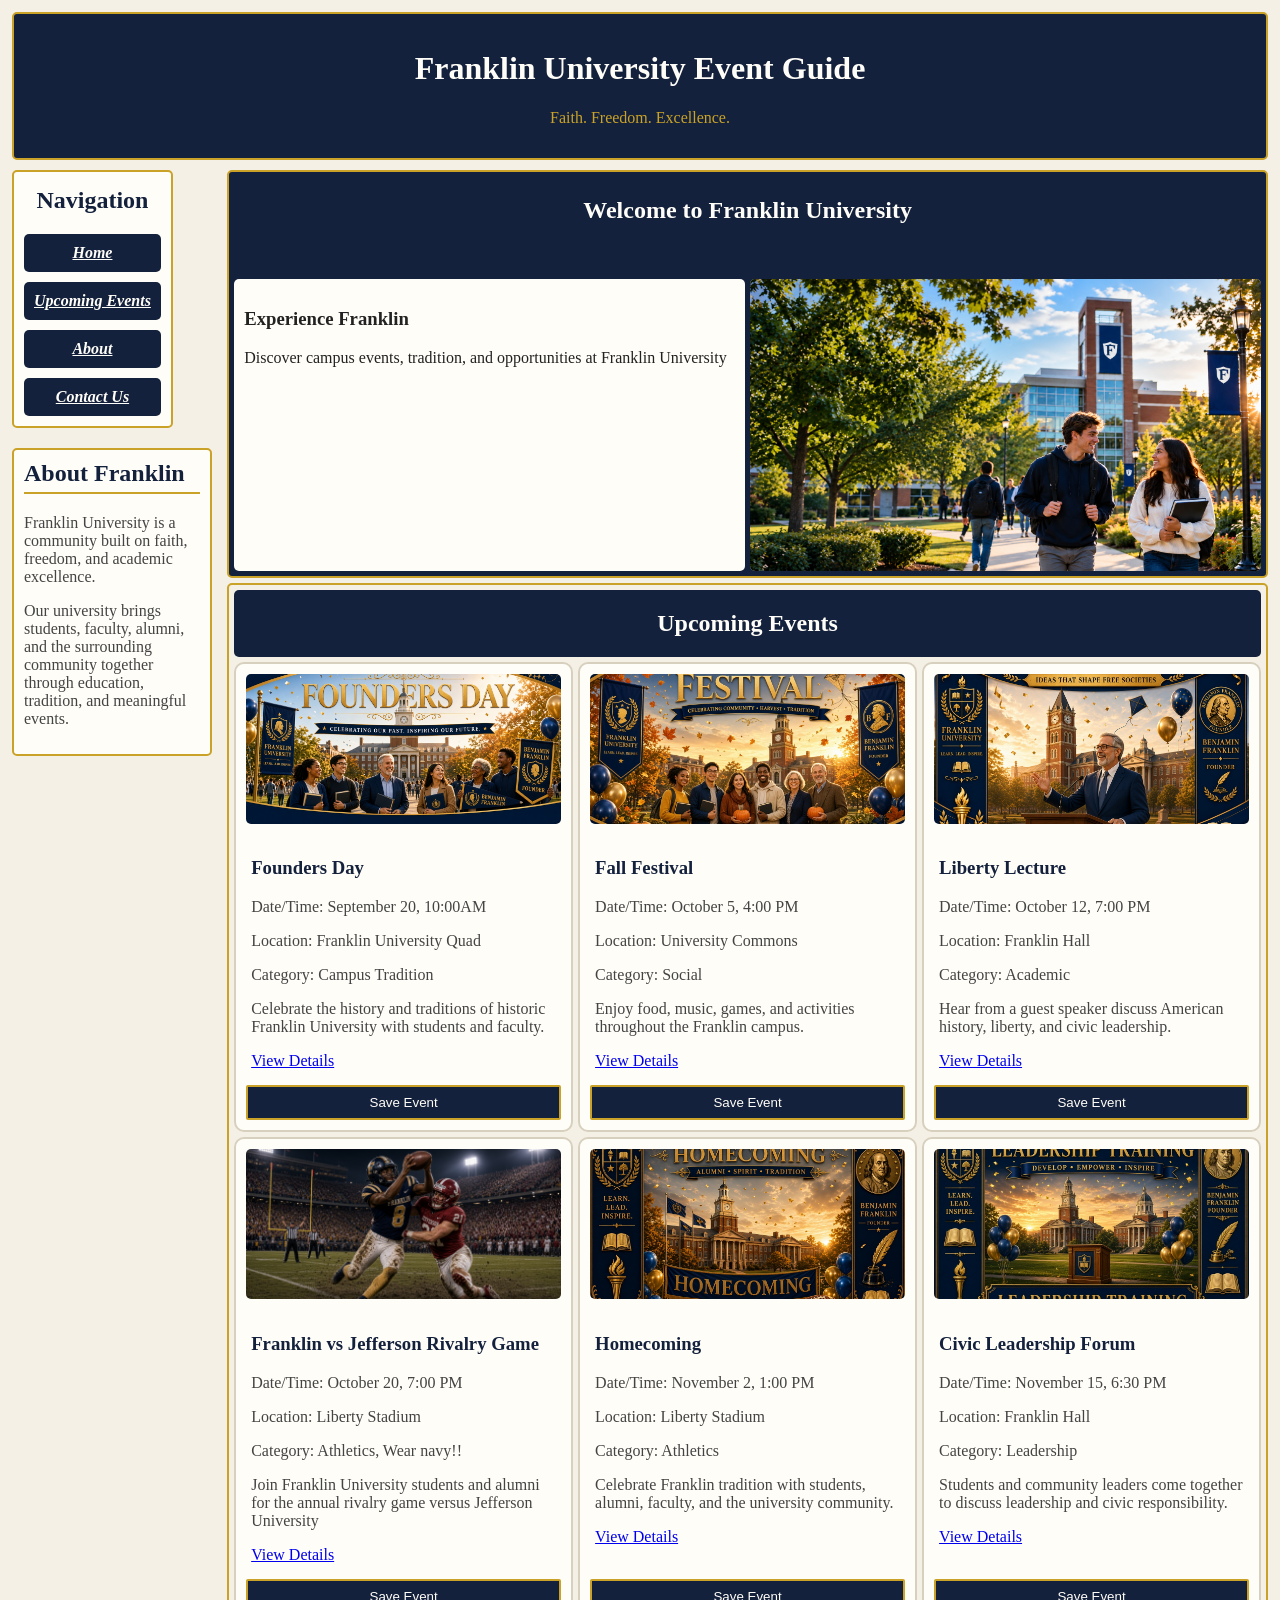
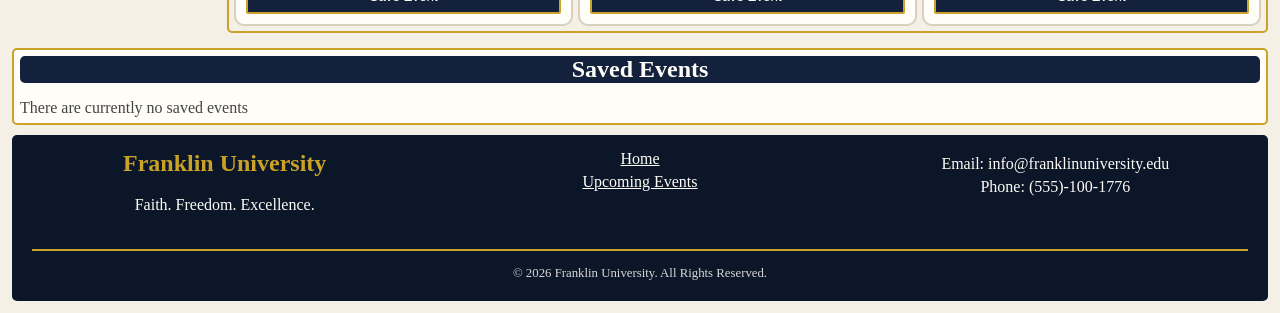
<file: index.html>
<!DOCTYPE html>
<html lang="en">

<head>
    <meta charset="UTF-8">
    <meta name="viewport" content="width=device-width, initial-scale=1.0">
    <title>Franklin University Event Guide</title>
    <link rel="stylesheet" href="CSS/style.css">
    <link rel="icon" href="Images/The-Favicon.jpg">
    <script src="script.js" defer></script>
</head>

<body>

    <!-- Page Header -->
    <header>
        <h1>Franklin University Event Guide</h1>
        <p>Faith. Freedom. Excellence.</p>
    </header>

    <main>

        <!-- Left Sidebar -->
        <aside>

            <!-- Site Navigation -->
            <nav id="main-navigation">

                <h2>Navigation</h2>

                <a href="#hero">Home</a>
                <a href="#events">Upcoming Events</a>
                <a href="#about">About</a>
                <a href="#contact">Contact Us</a>

            </nav>

            <!-- About Section -->
            <section id="about">

                <h2>About Franklin</h2>

                <p>
                    Franklin University is a community built on faith,
                    freedom, and academic excellence.
                </p>

                <p>
                    Our university brings students, faculty, alumni,
                    and the surrounding community together through
                    education, tradition, and meaningful events.
                </p>

            </section>

        </aside>
        <!-- Main Content -->
        <section>

            <!-- Hero Section -->
            <section id="hero">

                <header>
                    <h2>Welcome to Franklin University</h2>
                </header>

                <article>
                    <h3>Experience Franklin</h3>

                    <p>
                        Discover campus events, tradition, and
                        opportunities at Franklin University
                    </p>

                </article>

                <div id="heroimage">
                    <img src="Images/Hero-Image.png" alt="Franklin University Campus">
                </div>

            </section>

            <!-- Upcoming Events -->

            <section id="events">

                <header>
                    <h2>Upcoming Events</h2>
                </header>

                <article class="event-card">
                    <img src="Images/Founders-Day.jpg" alt="Founders Day">
                    <div class="event-info">
                        <h3>Founders Day</h3>
                        <p>Date/Time: September 20, 10:00AM</p>
                        <p>Location: Franklin University Quad </p>
                        <p>Category: Campus Tradition</p>
                        <p>
                            Celebrate the history and traditions of historic
                            Franklin University with students and faculty.
                        </p>
                        <a href="event.html">View Details</a>

                    </div>
                </article>
                <article class="event-card">

                    <img src="Images/Fall-Festival.jpg" alt="Fall Festival">

                    <div class="event-info">
                        <h3>Fall Festival</h3>
                        <p>Date/Time: October 5, 4:00 PM</p>
                        <p>Location: University Commons</p>
                        <p>Category: Social</p>
                        <p>
                            Enjoy food, music, games, and activities
                            throughout the Franklin campus.
                        </p>

                        <a href="event.html">View Details</a>
                    </div>

                </article>


                <article class="event-card">

                    <img src="Images/Lecture-Series.jpg" alt="Liberty Lecture">

                    <div class="event-info">
                        <h3>Liberty Lecture</h3>
                        <p>Date/Time: October 12, 7:00 PM</p>
                        <p>Location: Franklin Hall</p>
                        <p>Category: Academic</p>
                        <p>
                            Hear from a guest speaker discuss American
                            history, liberty, and civic leadership.
                        </p>

                        <a href="event.html">View Details</a>
                    </div>

                </article>


                <article class="event-card">

                    <img src="Images/Rivalry-Game.jpg" alt="Rivalry Game">

                    <div class="event-info">
                        <h3>Franklin vs Jefferson Rivalry Game</h3>
                        <p>Date/Time: October 20, 7:00 PM</p>
                        <p>Location: Liberty Stadium</p>
                        <p>Category: Athletics, Wear navy!!</p>
                        <p>
                            Join Franklin University students and alumni for the annual rivalry game versus Jefferson
                            University
                        </p>

                        <a href="event.html">View Details</a>
                    </div>

                </article>


                <article class="event-card">

                    <img src="Images/Homecoming.jpg" alt="Homecoming">

                    <div class="event-info">
                        <h3>Homecoming</h3>
                        <p>Date/Time: November 2, 1:00 PM</p>
                        <p>Location: Liberty Stadium</p>
                        <p>Category: Athletics</p>
                        <p>
                            Celebrate Franklin tradition with students,
                            alumni, faculty, and the university community.
                        </p>

                        <a href="event.html">View Details</a>
                    </div>

                </article>


                <article class="event-card">

                    <img src="Images/Leadership.jpg" alt="Civic Leadership Forum">

                    <div class="event-info">
                        <h3>Civic Leadership Forum</h3>
                        <p>Date/Time: November 15, 6:30 PM</p>
                        <p>Location: Franklin Hall</p>
                        <p>Category: Leadership</p>
                        <p>
                            Students and community leaders come together
                            to discuss leadership and civic responsibility.
                        </p>

                        <a href="event.html">View Details</a>
                    </div>

                </article>

            </section>

        </section>

    </main>


    <!-- Footer -->
    <footer id="contact">
        <div class="footer-info">
            <h2>Franklin University</h2>
            <p>Faith. Freedom. Excellence.</p>
        </div>

        <div class="footer-links">
            <a href="#hero">Home</a>
            <a href="#events">Upcoming Events</a>
        </div>

        <div class="footer-contact">
            <p>Email: info@franklinuniversity.edu</p>
            <p>Phone: (555)-100-1776</p>
        </div>

        <p class="copyright">
            &copy; 2026 Franklin University. All Rights Reserved.
        </p>
    </footer>









</body>

</html>
</file>
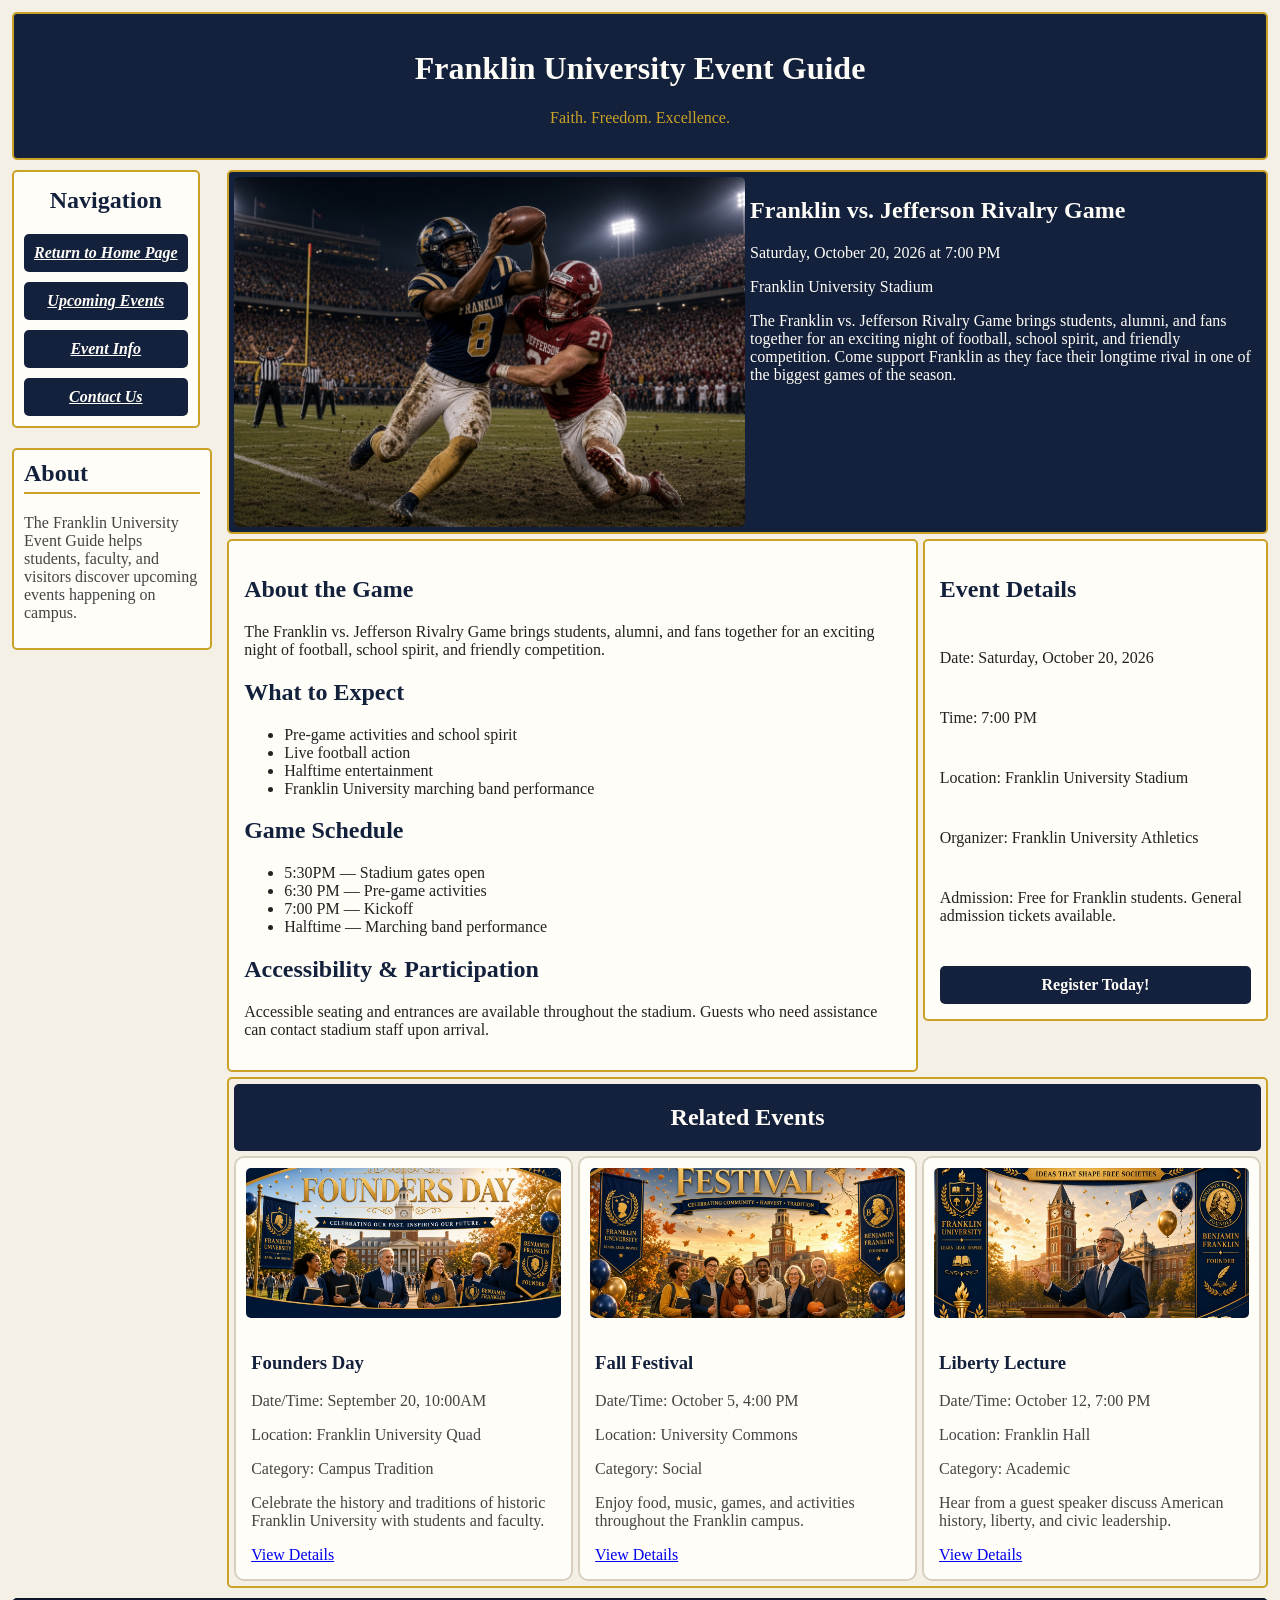
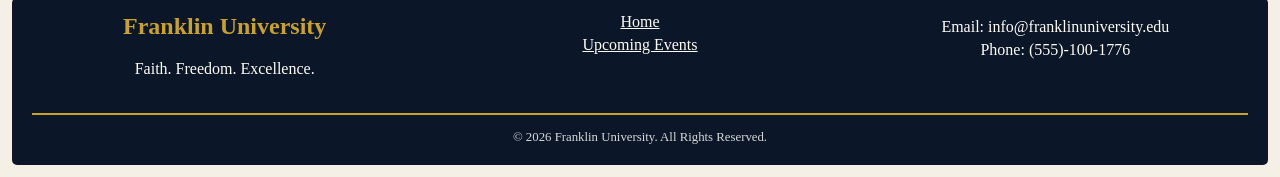
<file: event.html>
<!DOCTYPE html>
<html lang="en">

<head>
    <meta charset="UTF-8">
    <meta name="viewport" content="width=device-width, initial-scale=1.0">
    <title>Franklin vs. Jefferson Rivalry Game</title>
    <link rel="stylesheet" href="CSS/style.css">
    <link rel="icon" href="Images/The-Favicon.jpg">
</head>

<body>
    <!-- Page Header -->
    <header>
        <h1>Franklin University Event Guide</h1>
        <p>Faith. Freedom. Excellence.</p>
    </header>
   
    <main  class="event-page">
        <!-- Side Bar Navigation -->
            <aside>
                <nav id="main-navigation"> 
                    <h2> Navigation </h2>
                    <a href="index.html">Return to Home Page</a>
                    <a href="index.html#events">Upcoming Events</a>
                    <a href="#event-info">Event Info</a>
                    <a href="#contact">Contact Us</a>
                </nav>

                 <section id="about">
                    <h2>About</h2>
                        <p> The Franklin University Event Guide helps students, faculty, 
                            and visitors discover upcoming events happening on campus. 
                        </p>
                </section>
            </aside>

            <!-- Main Content -->
        <section>

            <!-- Hero Section -->
            <section id="hero">
                <img id="event-hero-image" src="Images/Rivalry-Game.jpg"  alt="Franklin versus Jefferson rivalry football game">

                <div>
                        <h2>Franklin vs. Jefferson Rivalry Game</h2>

                    <p>
                        Saturday, October 20, 2026 at 7:00 PM
                    </p>

                     <p>
                         Franklin University Stadium
                    </p>
                    <p>The Franklin vs. Jefferson Rivalry Game brings students, alumni, and fans together for an 
                        exciting night of football, school spirit, and friendly competition. Come support Franklin 
                        as they face their longtime rival in one of the biggest games of the season.
                    </p>
                </div>

            </section>

            <section class="event-details">
                <div class="event-main">
                <h2>About the Game</h2>
                <p>
                    The Franklin vs. Jefferson Rivalry Game brings students,
                    alumni, and fans together for an exciting night of football,
                    school spirit, and friendly competition.
                </p>

                <h2>What to Expect</h2>
                <ul>
                    <li>Pre-game activities and school spirit</li>
                    <li>Live football action</li>
                    <li>Halftime entertainment</li>
                    <li>Franklin University marching band performance</li>
                </ul>

                <h2>Game Schedule</h2>
                <ul>
                    <li>5:30PM — Stadium gates open</li>
                    <li>6:30 PM — Pre-game activities</li>
                    <li>7:00 PM — Kickoff</li>
                    <li>Halftime — Marching band performance</li>
                </ul>

                <h2>Accessibility & Participation</h2>
                <p>
                    Accessible seating and entrances are available throughout
                    the stadium. Guests who need assistance can contact stadium
                    staff upon arrival.
                </p>

                </div>

                <aside class="event-main">

                     <h2>Event Details</h2>

                        <p>Date: Saturday, October 20, 2026</p>

                        <p>Time: 7:00 PM</p>

                        <p>Location: Franklin University Stadium</p>

                        <p> Organizer: Franklin University Athletics</p>

                        <p>Admission: Free for Franklin students. General admission tickets available.</p>

                        <a href="#" id="register-button">Register Today!</a>

                </aside>

            </section>

            <section id="related-events">

                <header>
                    <h2>Related Events</h2>
                </header>

                <article class="event-card">
                    <img src="Images/Founders-Day.jpg" alt="Founders Day">
                    <div class="event-info">
                        <h3>Founders Day</h3>
                        <p>Date/Time: September 20, 10:00AM</p>
                        <p>Location: Franklin University Quad </p>
                        <p>Category: Campus Tradition</p>
                        <p>
                            Celebrate the history and traditions of historic
                            Franklin University with students and faculty.
                        </p>
                        <a href="event.html">View Details</a>

                    </div>
                </article>
                <article class="event-card">

                    <img src="Images/Fall-Festival.jpg" alt="Fall Festival">

                    <div class="event-info">
                        <h3>Fall Festival</h3>
                        <p>Date/Time: October 5, 4:00 PM</p>
                        <p>Location: University Commons</p>
                        <p>Category: Social</p>
                        <p>
                            Enjoy food, music, games, and activities
                            throughout the Franklin campus.
                        </p>

                        <a href="event.html">View Details</a>
                    </div>

                </article>


                <article class="event-card">

                    <img src="Images/Lecture-Series.jpg" alt="Liberty Lecture">

                    <div class="event-info">
                        <h3>Liberty Lecture</h3>
                        <p>Date/Time: October 12, 7:00 PM</p>
                        <p>Location: Franklin Hall</p>
                        <p>Category: Academic</p>
                        <p>
                            Hear from a guest speaker discuss American
                            history, liberty, and civic leadership.
                        </p>

                        <a href="event.html">View Details</a>
                    </div>

                </article>






            </section>
        </section>
        </main>

    <!-- Footer -->
    <footer id="contact">
        <div class="footer-info">
            <h2>Franklin University</h2>
            <p>Faith. Freedom. Excellence.</p>
        </div>

        <div class="footer-links">
            <a href="index.html">Home</a>
            <a href="index.html#events">Upcoming Events</a>
        </div>

        <div class="footer-contact">
            <p>Email: info@franklinuniversity.edu</p>
            <p>Phone: (555)-100-1776</p>
        </div>

        <p class="copyright">
            &copy; 2026 Franklin University. All Rights Reserved.
        </p>
    </footer>
</body>

</html>
</file>
<file: CSS/style.css>
html {
    scroll-behavior: smooth;
}

/*Whole Page Styling*/
body {
    margin: 2px;
    padding: 5px;

    background-color: #F4F0E6;
    color: #222222;
}

/* Header */
body>header {
    background-color: #14213D;
    color: #FFFDF7;

    text-align: center;

    border-radius: 5px;
    border: 2px solid #c9a227;

    padding: 15px;

    margin: 5px;
}

body>header p {
    color: #c9a227
}


/* Main */
main {
    display: grid;

    grid-template-columns: 1fr 5fr;

    gap: 5px;

}

/* Navigation */
nav {
    background-color: #FFFDF7;

    border: 2px solid #c9a227;

    border-radius: 5px;

    padding: 10px;

    margin: 5px;

    display: flex;

    flex-direction: column;

    gap: 10px;

    align-self: start;
}

nav h2 {

    color: #14213d;

    text-align: center;

    margin: 5px 0 10px 0;
}

nav a {

    display: flex;
    flex-direction: column;
    gap: 10px;
    font-style: italic;

    background-color: #14213d;
    color: #FFFDF7;

    text-align: center;

    padding: 10px;
    border-radius: 5px;

    font-weight: bold;
}


/* Special Look When Mouse Above */
nav a:hover {
    background-color: #c9a227;
    color: #0b1628;
    transform: translateY(-2px);
}

/* About */
aside {
    display: flex;
    flex-direction: column;
    gap: 10px;
    align-self: start;
}

#about {
    background-color: #FFFDF7;
    border: 2px solid #c9a227;
    border-radius: 5px;
    padding: 10px;
    margin: 5px;
}

#about h2 {
    color: #14213D;
    margin-top: 0;
    border-bottom: 2px solid #c9a227;
    padding-bottom: 5px;
}

#about p {
    color: #444444;
    font-size: 1rem;
}


/* Hero */
#hero {
    background-color: #14213D;
    color: #fffdf7;

    display: grid;

    grid-template-columns: 1fr 1fr;

    grid-template-rows: 1fr 3fr;

    gap: 5px;

    padding: 5px;

    border: 2px solid #c9a227;
    border-radius: 5px;

    margin: 5px;
}

#hero header {
    grid-column: 1/3;
    text-align: center;

    background-color: #14213D;
    color: #FFFDF7;
}

#hero article {
    background-color: #FFFDF7;
    color: #222222;

    border-radius: 5px;

    padding: 10px;
}

#heroimage {
    background-color: lightgrey;

    border-radius: 5px;

    padding: 0px;
}

#heroimage img {
    width: 100%;

    height: 100%;

    object-fit: cover;

    border-radius: 5px;
}

/* Events */

#events {

    margin: 5px;

    background-color: #F4F0E6;

    display: grid;

    grid-template-columns: repeat(3, 1fr);

    grid-template-rows: auto auto auto;

    gap: 5px;

    padding: 5px;

    border-radius: 5px;
    border: 2px solid #c9a227;
}

/* Events Header */

#events header {
    grid-column: 1/4;

    background-color: #14213D;
    color: #FFFDF7;

    text-align: center;

    border-radius: 5px;
}

/* Event Cards */

.event-card {
    background-color: #FFFDF7;

    display: grid;

    grid-template-columns: 1fr;
    grid-template-rows: auto 1fr;

    gap: 10px;

    border: 2px solid #D8D0BE;
    border-radius: 10px;

    padding: 10px;
}

/* Event Card Info*/

.event-info {
    padding: 5px;

}

/* Event Card Images */

.event-card img {
    width: 100%;
    height: 150px;

    object-fit: cover;

    border-radius: 5px;
}

.event-card h3 {
    color: #14213D
}

.event-card p {
    color: #444444;
}

/* Footer */
footer {
    background-color: #0b1628;
    color: #FFFDF7;

    margin: 5px;
    padding: 15px;

    border-radius: 5px;
    display: grid;
    grid-template-columns: 1fr 1fr 1fr;
    gap: 20px;

    text-align: center;
}

footer h2 {
    color: #c9a227;
    margin-top: 0px;
}

footer p {
    margin: 5px;
}

.footer-links {
    display: flex;
    flex-direction: column;
    gap: 5px;
}

.footer-links a {
    color: #FFFDF7;
}

.footer-links a:hover {
    color: #c9a227;
}

.footer-contact {
    color: #FFFDF7
}

.copyright {
    grid-column: 1/4;
    border-top: 2px solid #c9a227;

    padding-top: 15px;
    margin-top: 10px;

    color: #D8D8D8;
    font-size: .8rem;
}

/* Media Quieries */
@media (max-width: 900px) {
    main{
        grid-template-columns: 1fr;
    }
}

@media (max-width: 600px) {
    #events{
        grid-template-columns: 1fr;
    }
    footer{
        grid-template-columns: 1fr;
    }
}

/* EVENT DETAILS PAGE */

#event-hero-image{
    border-radius: 5px;
    width: 100%;
    height: 350px;
    object-fit: cover;
    display: block;
}
.event-page #hero{
    background-color: #14213D;
    color: #fffdf7;

    display: grid;

    grid-template-columns: 1fr 1fr;

    grid-template-rows: 1fr;

    gap: 5px;

    padding: 5px;

    border: 2px solid #c9a227;
    border-radius: 5px;

    margin: 5px;
}
.event-page .event-details {
    display: grid;

    grid-template-columns: 2fr 1fr;

    grid-template-rows: 1fr;

    gap: 5px;

    margin: 5px;
}

.event-page .event-main {
    background-color: #FFFDF7;

    border: 2px solid #c9a227;

    border-radius: 5px;

    padding: 15px;
}
.event-page .event-main h2{
    color: #14213D;

}
#register-button{
    display: block;

    background-color: #14213D;

    color: #FFFDF7;

    text-align: center;

    padding: 10px;

    border-radius: 5px;

    font-weight: bold;

    text-decoration: none;

    margin-top: 15px;
}
#register-button:hover{
     background-color: #c9a227;

    color: #0b1628;

    transform: translateY(-2px);
}

@media (max-width: 900px) {

    /* Hero becomes one column */
    .event-page #hero {
        grid-template-columns: 1fr;
    }

    /* Event information moves below main content */
    .event-page #event-details {
        grid-template-columns: 1fr;
    }

    /* Smaller hero image */
    #event-hero-image {
        height: 300px;
    }
}



.event-page #related-events {
    margin: 5px;

    background-color: #F4F0E6;

    border: 2px solid #c9a227;
    border-radius: 5px;

    padding: 5px;

    display: flex;
    flex-wrap: wrap;

    gap: 5px;
}

.event-page #related-events header {
    flex-basis: 100%;

    background-color: #14213D;
    color: #FFFDF7;

    text-align: center;

    border-radius: 5px;
}

.event-page #related-events .event-card {
    flex: 1 1 250px;

    background-color: #FFFDF7;

    border: 2px solid #D8D0BE;
    border-radius: 10px;

    padding: 10px;

    display: grid;
    grid-template-columns: 1fr;
    grid-template-rows: auto 1fr;

    gap: 10px;
}

.event-page #related-events .event-card img {
    width: 100%;
    height: 150px;

    object-fit: cover;

    border-radius: 5px;
}

/*Style for saved class in js*/
.saved {
    border: 5px solid #c9a227;   
}

#saved-events {
    background-color: #FFFDF7;
    border: 2px solid #c9a227;
    border-radius: 5px;
    margin: 5px;
    padding: 4px;

    grid-column: 1/3;
}

#saved-events > h2 {
    background-color: #14213D;
    color:#FFFDF7;
    text-align: center;
    margin: 2px;
    border-radius: 5px;
}

.event-card > button{
    background-color: #14213D;
    color:#FFFDF7;
    border: 2px solid #c9a227;
    border-radius: 2px;
    padding: 8px 12px;
}
.event-card > button:hover{
    background-color: #c9a227;
    border: 2px solid #0b1628;
    border-radius: 2px;
    color: #0b1628;
    transform: translateY(-2px);
    cursor:pointer;
}

#saved-events > li {
   padding: 8px;
   margin: 4px;
   background-color:#F4F0E6;
}

#saved-events > p {
    color:#444444;
    margin: 2px;
    border-radius: 5px;
}
</file>
